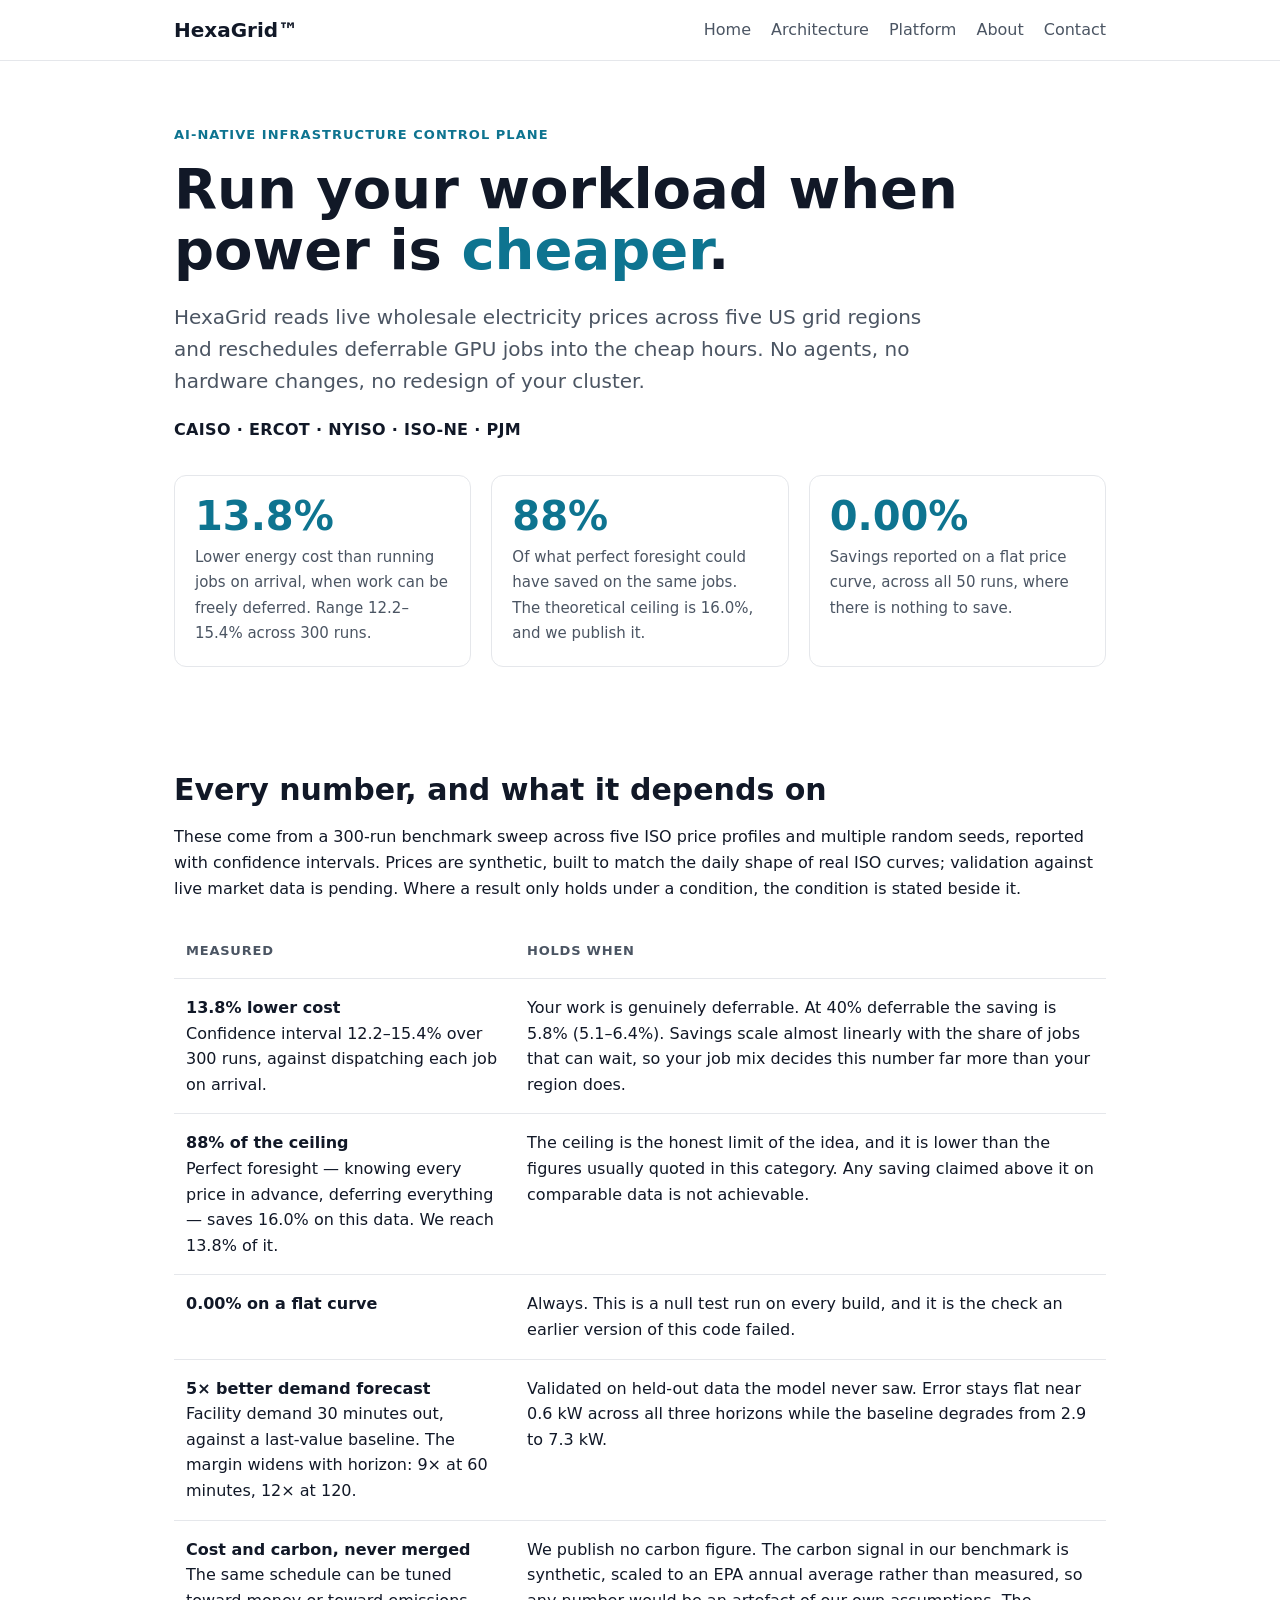
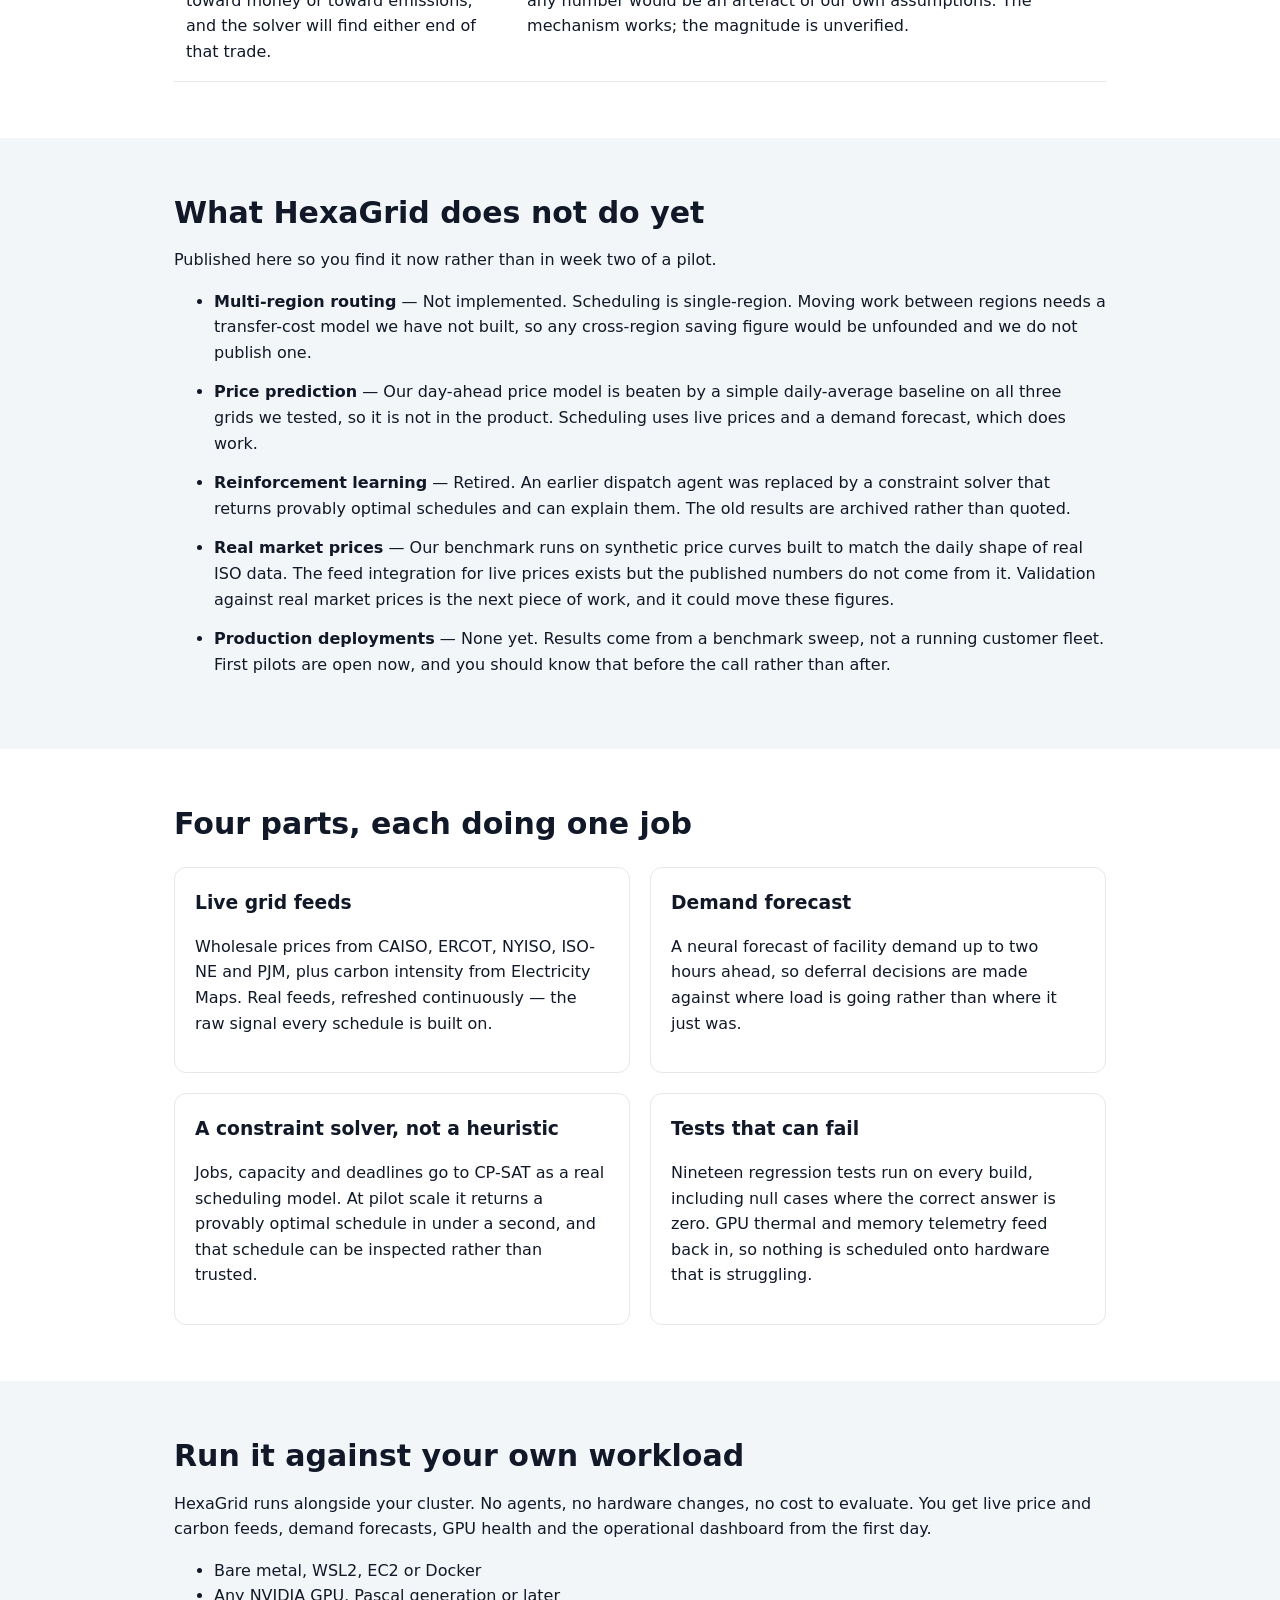
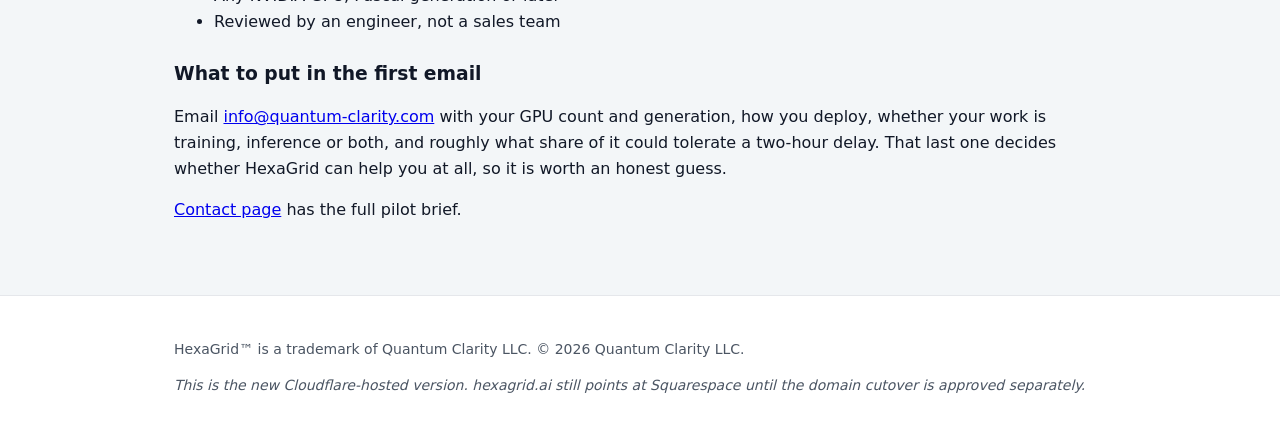
<file: index.html>
<!DOCTYPE html>
<html lang="en">
<head>
<meta charset="utf-8">
<meta name="viewport" content="width=device-width, initial-scale=1">
<title>HexaGrid — AI-Native Infrastructure Control Plane</title>
<meta name="description" content="Constraint-solver scheduling for GPU fleets. Run your workload when power is cheaper. No agents, no hardware changes, no redesign of your cluster.">
<link rel="stylesheet" href="styles.css">
</head>
<body>
<header class="site-header">
  <div class="wrap">
    <a class="brand" href="index.html">HexaGrid™</a>
    <nav>
      <a href="index.html">Home</a>
      <a href="architecture.html">Architecture</a>
      <a href="platform.html">Platform</a>
      <a href="about.html">About</a>
      <a href="contact.html">Contact</a>
    </nav>
  </div>
</header>

<main>
  <section class="hero">
    <div class="wrap">
      <p class="eyebrow">AI-native infrastructure control plane</p>
      <h1>Run your workload when power is <em>cheaper</em>.</h1>
      <p class="lede">HexaGrid reads live wholesale electricity prices across five US grid regions and reschedules deferrable GPU jobs into the cheap hours. No agents, no hardware changes, no redesign of your cluster.</p>
      <p class="regions">CAISO · ERCOT · NYISO · ISO-NE · PJM</p>
      <div class="stats">
        <div class="stat">
          <strong>13.8%</strong>
          <span>Lower energy cost than running jobs on arrival, when work can be freely deferred. Range 12.2–15.4% across 300 runs.</span>
        </div>
        <div class="stat">
          <strong>88%</strong>
          <span>Of what perfect foresight could have saved on the same jobs. The theoretical ceiling is 16.0%, and we publish it.</span>
        </div>
        <div class="stat">
          <strong>0.00%</strong>
          <span>Savings reported on a flat price curve, across all 50 runs, where there is nothing to save.</span>
        </div>
      </div>
    </div>
  </section>

  <section id="results" class="section">
    <div class="wrap">
      <h2>Every number, and what it depends on</h2>
      <p>These come from a 300-run benchmark sweep across five ISO price profiles and multiple random seeds, reported with confidence intervals. Prices are synthetic, built to match the daily shape of real ISO curves; validation against live market data is pending. Where a result only holds under a condition, the condition is stated beside it.</p>
      <table>
        <thead><tr><th>Measured</th><th>Holds when</th></tr></thead>
        <tbody>
          <tr>
            <td><strong>13.8% lower cost</strong><br>Confidence interval 12.2–15.4% over 300 runs, against dispatching each job on arrival.</td>
            <td>Your work is genuinely deferrable. At 40% deferrable the saving is 5.8% (5.1–6.4%). Savings scale almost linearly with the share of jobs that can wait, so your job mix decides this number far more than your region does.</td>
          </tr>
          <tr>
            <td><strong>88% of the ceiling</strong><br>Perfect foresight — knowing every price in advance, deferring everything — saves 16.0% on this data. We reach 13.8% of it.</td>
            <td>The ceiling is the honest limit of the idea, and it is lower than the figures usually quoted in this category. Any saving claimed above it on comparable data is not achievable.</td>
          </tr>
          <tr>
            <td><strong>0.00% on a flat curve</strong></td>
            <td>Always. This is a null test run on every build, and it is the check an earlier version of this code failed.</td>
          </tr>
          <tr>
            <td><strong>5× better demand forecast</strong><br>Facility demand 30 minutes out, against a last-value baseline. The margin widens with horizon: 9× at 60 minutes, 12× at 120.</td>
            <td>Validated on held-out data the model never saw. Error stays flat near 0.6 kW across all three horizons while the baseline degrades from 2.9 to 7.3 kW.</td>
          </tr>
          <tr>
            <td><strong>Cost and carbon, never merged</strong><br>The same schedule can be tuned toward money or toward emissions, and the solver will find either end of that trade.</td>
            <td>We publish no carbon figure. The carbon signal in our benchmark is synthetic, scaled to an EPA annual average rather than measured, so any number would be an artefact of our own assumptions. The mechanism works; the magnitude is unverified.</td>
          </tr>
        </tbody>
      </table>
    </div>
  </section>

  <section id="limits" class="section alt">
    <div class="wrap">
      <h2>What HexaGrid does not do yet</h2>
      <p>Published here so you find it now rather than in week two of a pilot.</p>
      <ul class="limits">
        <li><strong>Multi-region routing</strong> — Not implemented. Scheduling is single-region. Moving work between regions needs a transfer-cost model we have not built, so any cross-region saving figure would be unfounded and we do not publish one.</li>
        <li><strong>Price prediction</strong> — Our day-ahead price model is beaten by a simple daily-average baseline on all three grids we tested, so it is not in the product. Scheduling uses live prices and a demand forecast, which does work.</li>
        <li><strong>Reinforcement learning</strong> — Retired. An earlier dispatch agent was replaced by a constraint solver that returns provably optimal schedules and can explain them. The old results are archived rather than quoted.</li>
        <li><strong>Real market prices</strong> — Our benchmark runs on synthetic price curves built to match the daily shape of real ISO data. The feed integration for live prices exists but the published numbers do not come from it. Validation against real market prices is the next piece of work, and it could move these figures.</li>
        <li><strong>Production deployments</strong> — None yet. Results come from a benchmark sweep, not a running customer fleet. First pilots are open now, and you should know that before the call rather than after.</li>
      </ul>
    </div>
  </section>

  <section id="method" class="section">
    <div class="wrap">
      <h2>Four parts, each doing one job</h2>
      <div class="cards">
        <article class="card">
          <h3>Live grid feeds</h3>
          <p>Wholesale prices from CAISO, ERCOT, NYISO, ISO-NE and PJM, plus carbon intensity from Electricity Maps. Real feeds, refreshed continuously — the raw signal every schedule is built on.</p>
        </article>
        <article class="card">
          <h3>Demand forecast</h3>
          <p>A neural forecast of facility demand up to two hours ahead, so deferral decisions are made against where load is going rather than where it just was.</p>
        </article>
        <article class="card">
          <h3>A constraint solver, not a heuristic</h3>
          <p>Jobs, capacity and deadlines go to CP-SAT as a real scheduling model. At pilot scale it returns a provably optimal schedule in under a second, and that schedule can be inspected rather than trusted.</p>
        </article>
        <article class="card">
          <h3>Tests that can fail</h3>
          <p>Nineteen regression tests run on every build, including null cases where the correct answer is zero. GPU thermal and memory telemetry feed back in, so nothing is scheduled onto hardware that is struggling.</p>
        </article>
      </div>
    </div>
  </section>

  <section id="pilot" class="section alt">
    <div class="wrap">
      <h2>Run it against your own workload</h2>
      <p>HexaGrid runs alongside your cluster. No agents, no hardware changes, no cost to evaluate. You get live price and carbon feeds, demand forecasts, GPU health and the operational dashboard from the first day.</p>
      <ul>
        <li>Bare metal, WSL2, EC2 or Docker</li>
        <li>Any NVIDIA GPU, Pascal generation or later</li>
        <li>Reviewed by an engineer, not a sales team</li>
      </ul>
      <h3>What to put in the first email</h3>
      <p>Email <a href="mailto:info@quantum-clarity.com">info@quantum-clarity.com</a> with your GPU count and generation, how you deploy, whether your work is training, inference or both, and roughly what share of it could tolerate a two-hour delay. That last one decides whether HexaGrid can help you at all, so it is worth an honest guess.</p>
      <p><a href="contact.html">Contact page</a> has the full pilot brief.</p>
    </div>
  </section>
</main>

<footer class="site-footer">
  <div class="wrap">
    <p>HexaGrid™ is a trademark of Quantum Clarity LLC. © 2026 Quantum Clarity LLC.</p>
    <p class="note">This is the new Cloudflare-hosted version. hexagrid.ai still points at Squarespace until the domain cutover is approved separately.</p>
  </div>
</footer>
</body>
</html>
</file>
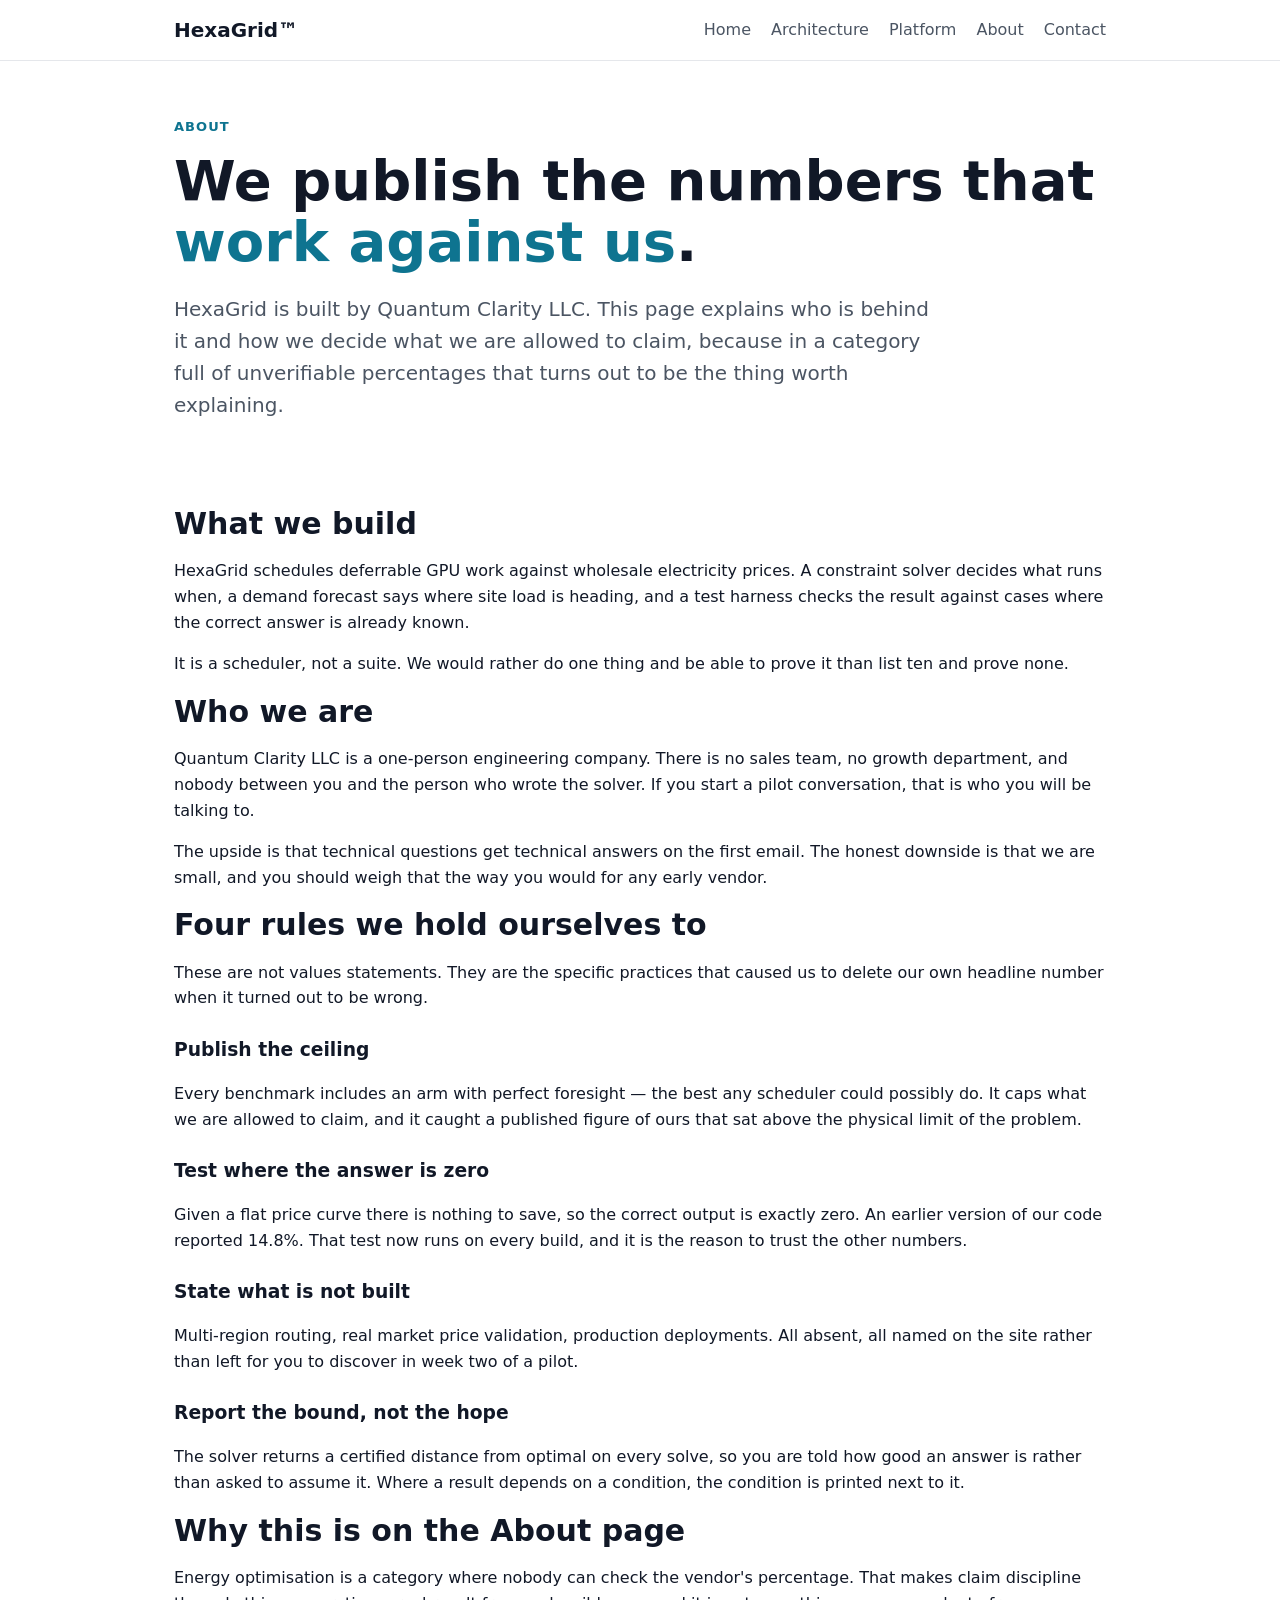
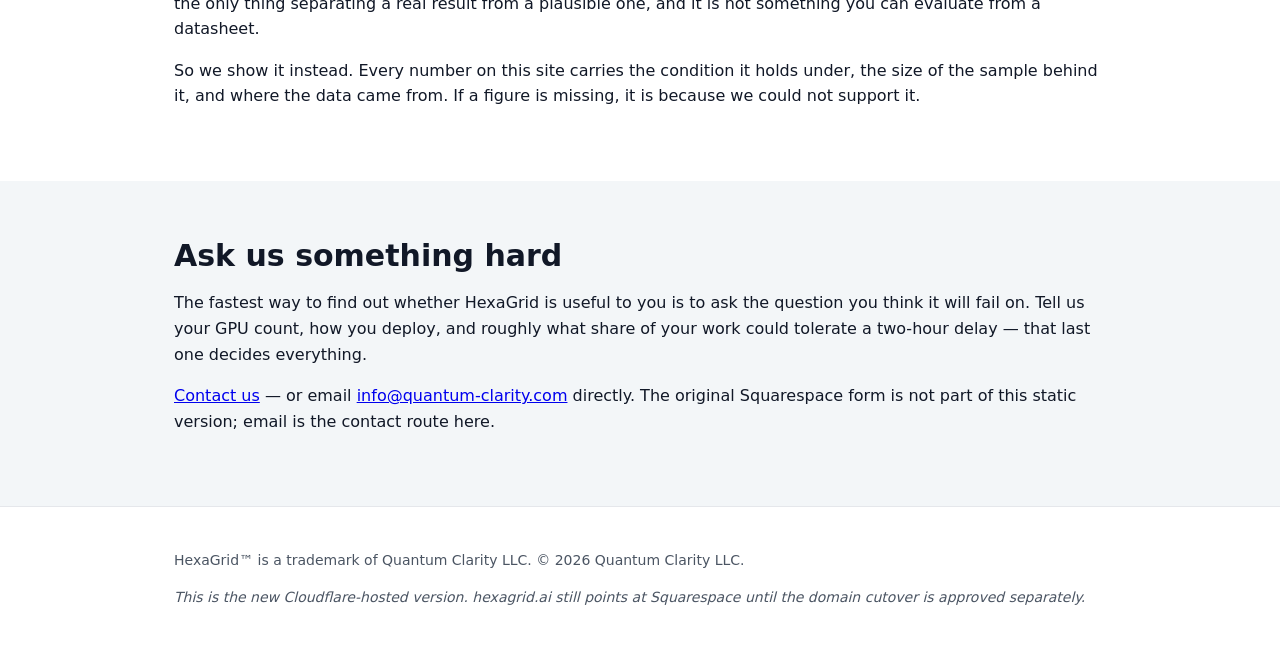
<file: about.html>
<!DOCTYPE html>
<html lang="en">
<head>
<meta charset="utf-8">
<meta name="viewport" content="width=device-width, initial-scale=1">
<title>About — HexaGrid</title>
<meta name="description" content="HexaGrid is built by Quantum Clarity LLC. How we decide what we are allowed to claim, and the four rules we hold ourselves to.">
<link rel="stylesheet" href="styles.css">
</head>
<body>
<header class="site-header">
  <div class="wrap">
    <a class="brand" href="index.html">HexaGrid™</a>
    <nav>
      <a href="index.html">Home</a>
      <a href="architecture.html">Architecture</a>
      <a href="platform.html">Platform</a>
      <a href="about.html">About</a>
      <a href="contact.html">Contact</a>
    </nav>
  </div>
</header>

<main>
  <section class="page-hero">
    <div class="wrap">
      <p class="eyebrow">About</p>
      <h1>We publish the numbers that <em>work against us</em>.</h1>
      <p class="lede">HexaGrid is built by Quantum Clarity LLC. This page explains who is behind it and how we decide what we are allowed to claim, because in a category full of unverifiable percentages that turns out to be the thing worth explaining.</p>
    </div>
  </section>

  <section class="section">
    <div class="wrap">
      <h2>What we build</h2>
      <p>HexaGrid schedules deferrable GPU work against wholesale electricity prices. A constraint solver decides what runs when, a demand forecast says where site load is heading, and a test harness checks the result against cases where the correct answer is already known.</p>
      <p>It is a scheduler, not a suite. We would rather do one thing and be able to prove it than list ten and prove none.</p>

      <h2>Who we are</h2>
      <p>Quantum Clarity LLC is a one-person engineering company. There is no sales team, no growth department, and nobody between you and the person who wrote the solver. If you start a pilot conversation, that is who you will be talking to.</p>
      <p>The upside is that technical questions get technical answers on the first email. The honest downside is that we are small, and you should weigh that the way you would for any early vendor.</p>

      <h2>Four rules we hold ourselves to</h2>
      <p>These are not values statements. They are the specific practices that caused us to delete our own headline number when it turned out to be wrong.</p>
      <h3>Publish the ceiling</h3>
      <p>Every benchmark includes an arm with perfect foresight — the best any scheduler could possibly do. It caps what we are allowed to claim, and it caught a published figure of ours that sat above the physical limit of the problem.</p>
      <h3>Test where the answer is zero</h3>
      <p>Given a flat price curve there is nothing to save, so the correct output is exactly zero. An earlier version of our code reported 14.8%. That test now runs on every build, and it is the reason to trust the other numbers.</p>
      <h3>State what is not built</h3>
      <p>Multi-region routing, real market price validation, production deployments. All absent, all named on the site rather than left for you to discover in week two of a pilot.</p>
      <h3>Report the bound, not the hope</h3>
      <p>The solver returns a certified distance from optimal on every solve, so you are told how good an answer is rather than asked to assume it. Where a result depends on a condition, the condition is printed next to it.</p>

      <h2>Why this is on the About page</h2>
      <p>Energy optimisation is a category where nobody can check the vendor's percentage. That makes claim discipline the only thing separating a real result from a plausible one, and it is not something you can evaluate from a datasheet.</p>
      <p>So we show it instead. Every number on this site carries the condition it holds under, the size of the sample behind it, and where the data came from. If a figure is missing, it is because we could not support it.</p>
    </div>
  </section>

  <section class="section alt">
    <div class="wrap">
      <h2>Ask us something hard</h2>
      <p>The fastest way to find out whether HexaGrid is useful to you is to ask the question you think it will fail on. Tell us your GPU count, how you deploy, and roughly what share of your work could tolerate a two-hour delay — that last one decides everything.</p>
      <p><a href="contact.html">Contact us</a> — or email <a href="mailto:info@quantum-clarity.com">info@quantum-clarity.com</a> directly. The original Squarespace form is not part of this static version; email is the contact route here.</p>
    </div>
  </section>
</main>

<footer class="site-footer">
  <div class="wrap">
    <p>HexaGrid™ is a trademark of Quantum Clarity LLC. © 2026 Quantum Clarity LLC.</p>
    <p class="note">This is the new Cloudflare-hosted version. hexagrid.ai still points at Squarespace until the domain cutover is approved separately.</p>
  </div>
</footer>
</body>
</html>
</file>
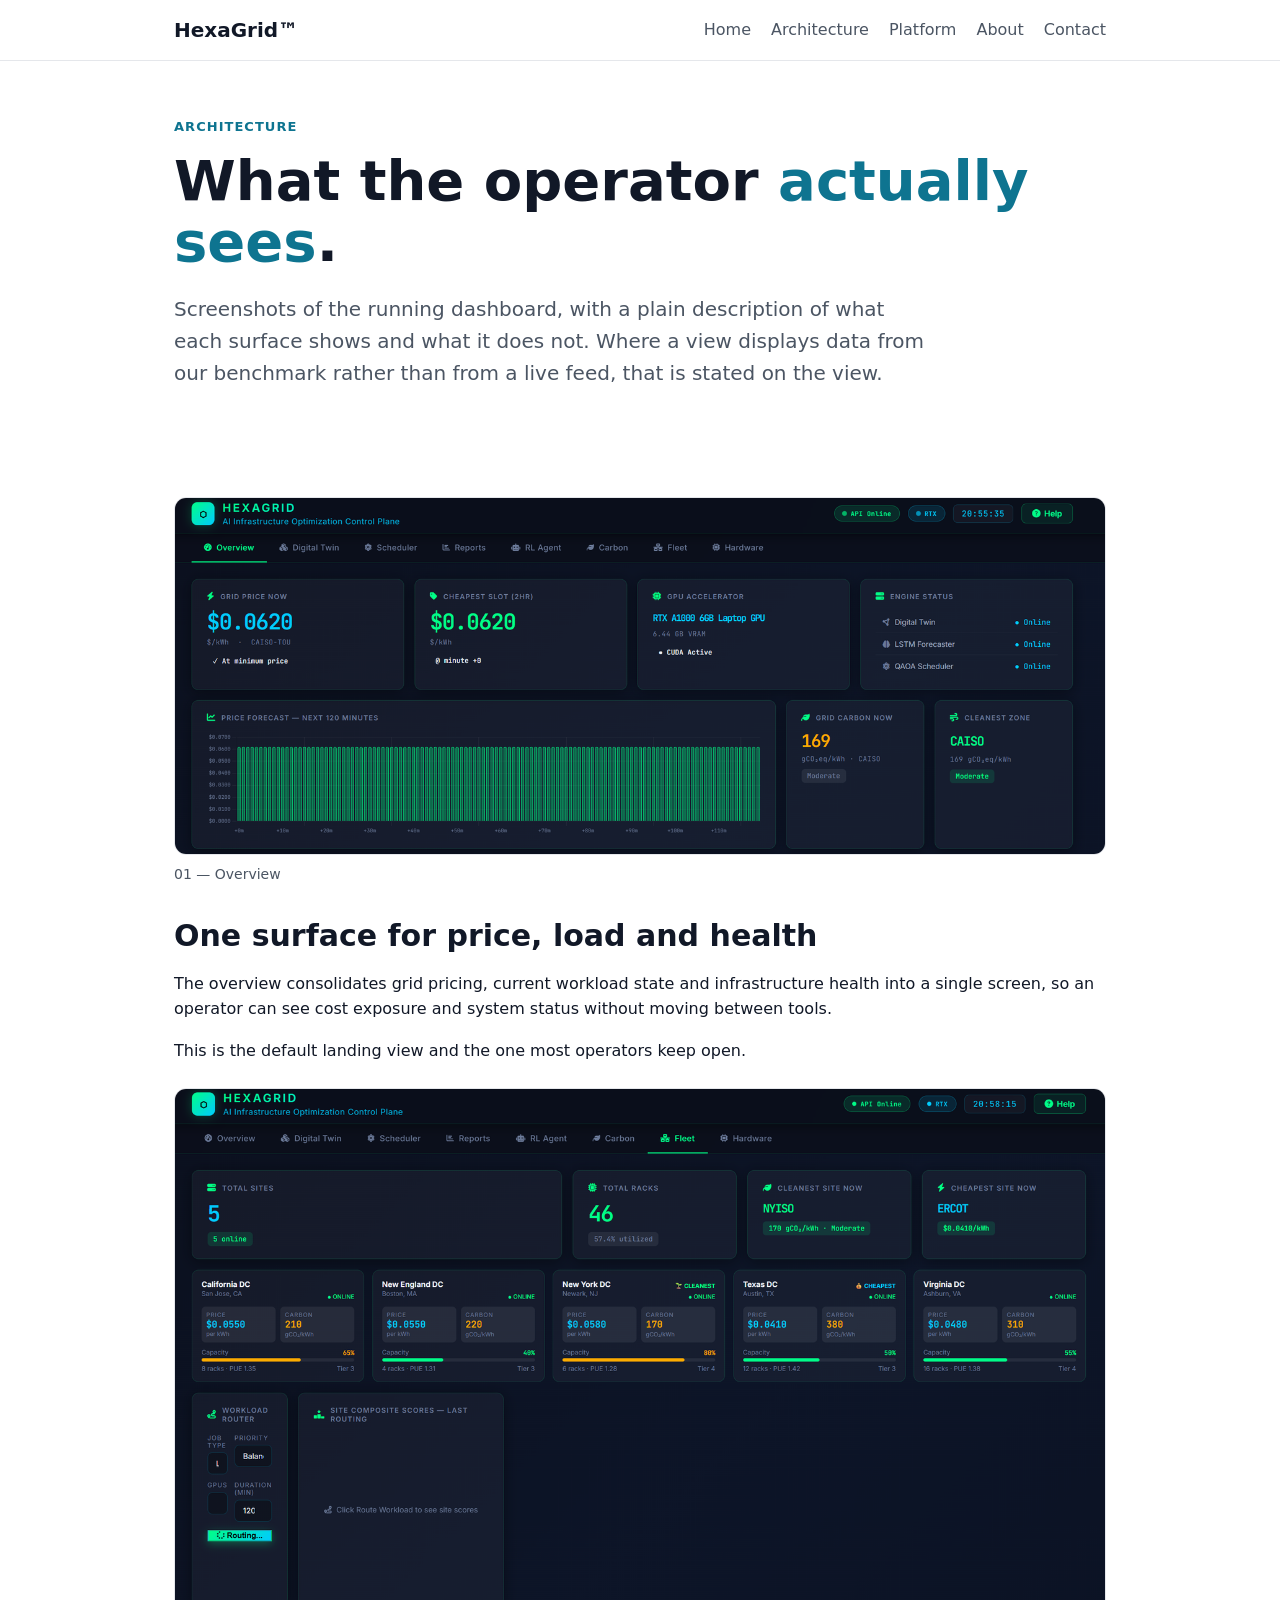
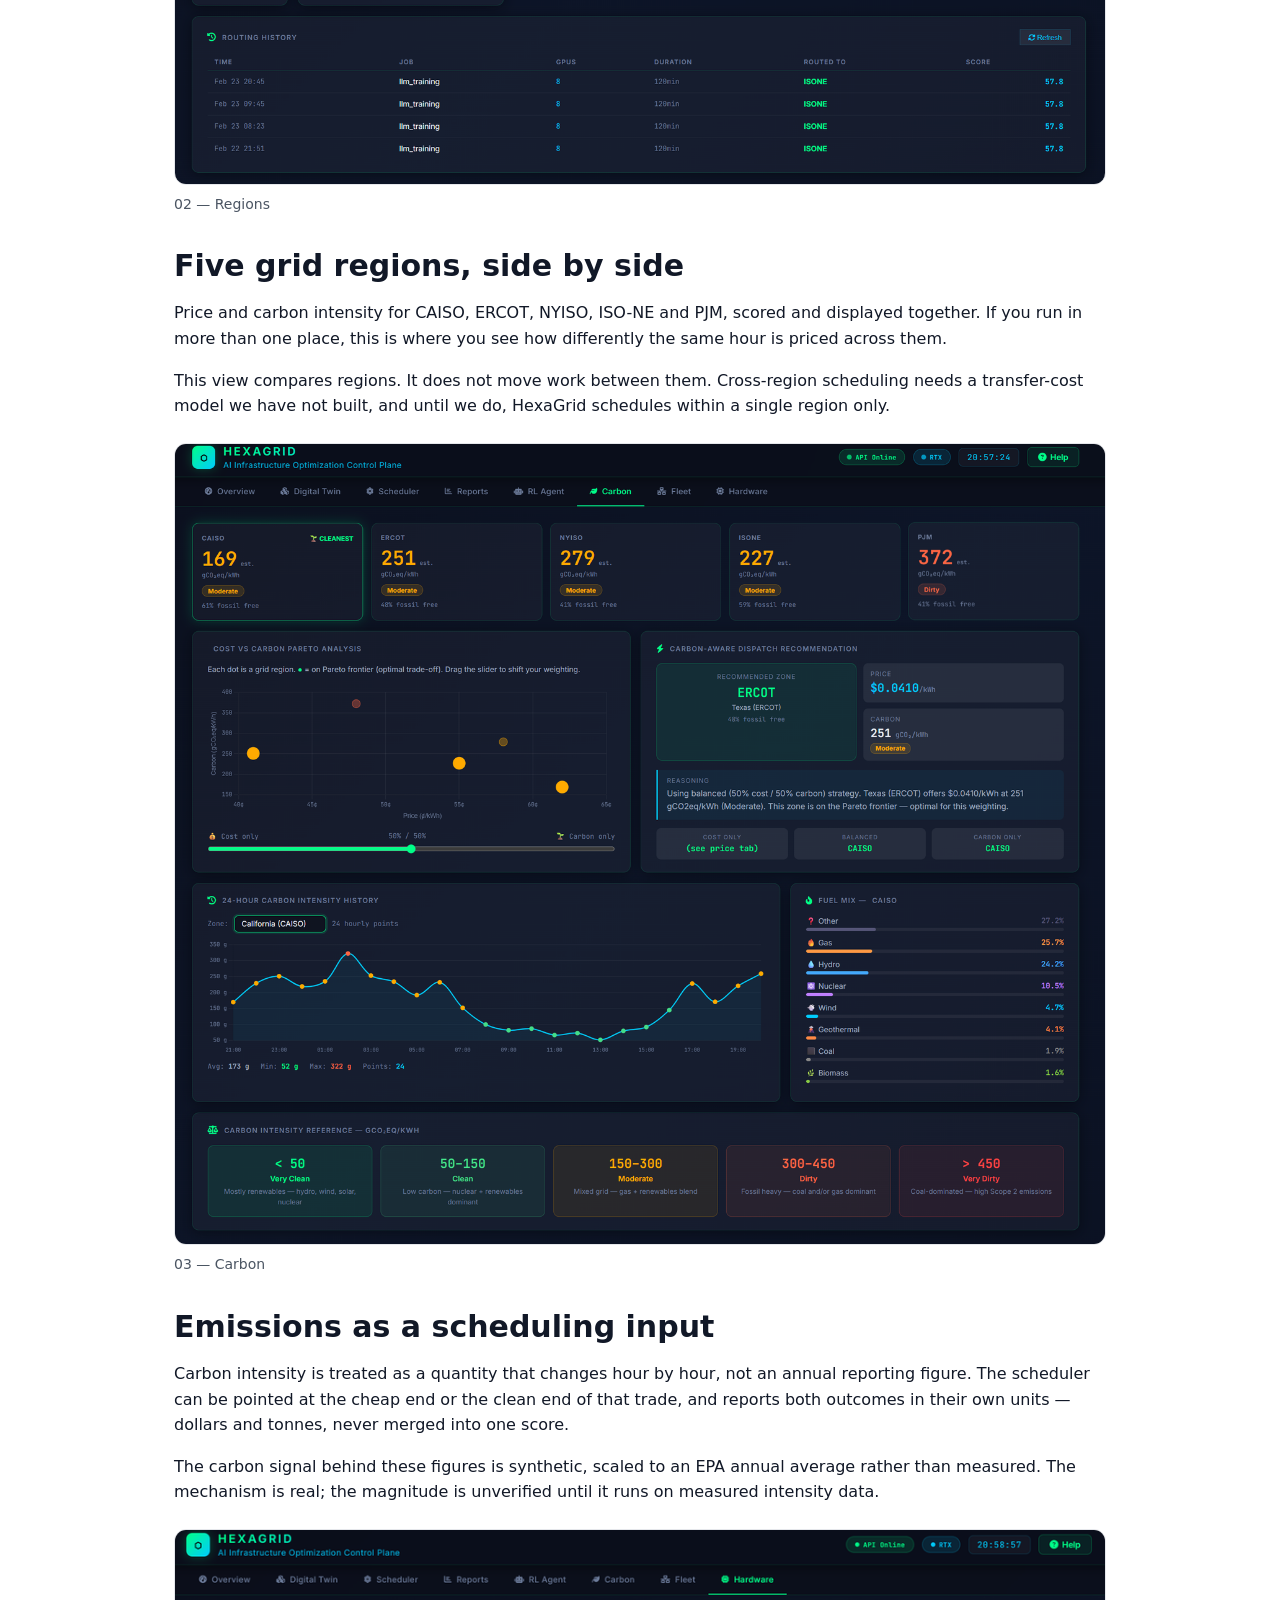
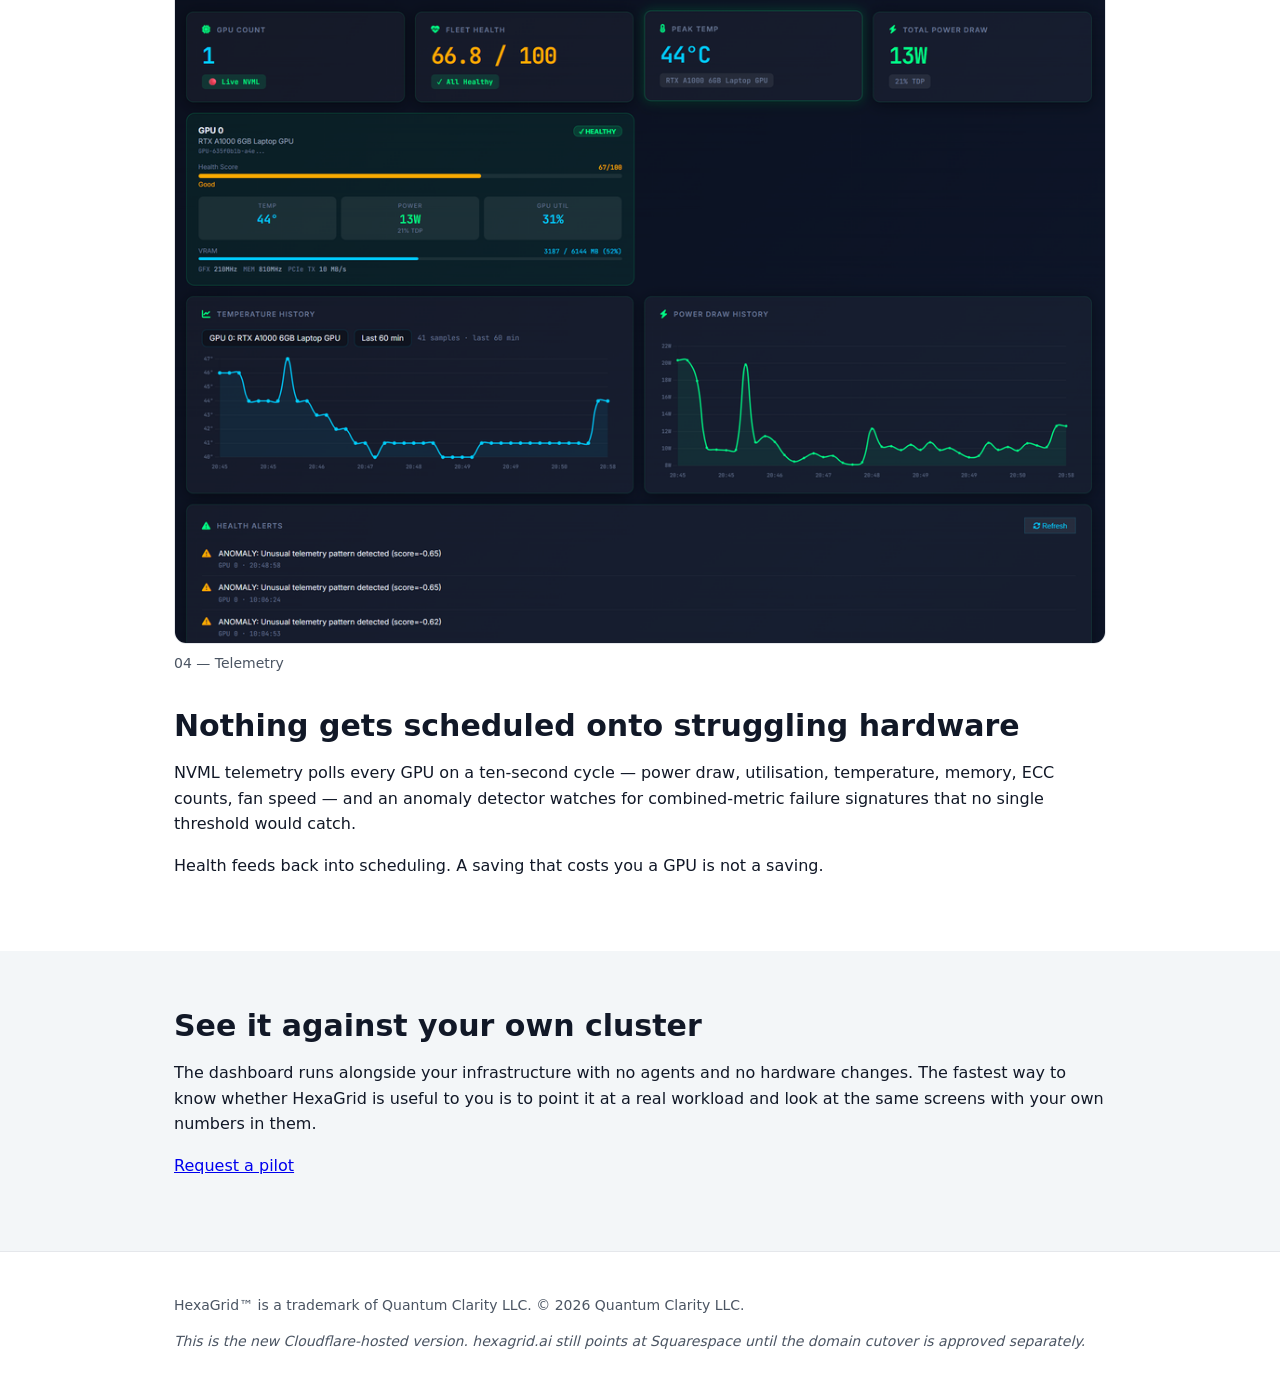
<file: architecture.html>
<!DOCTYPE html>
<html lang="en">
<head>
<meta charset="utf-8">
<meta name="viewport" content="width=device-width, initial-scale=1">
<title>Architecture — HexaGrid</title>
<meta name="description" content="What the operator actually sees: screenshots of the running HexaGrid dashboard, with a plain description of what each surface shows and what it does not.">
<link rel="stylesheet" href="styles.css">
</head>
<body>
<header class="site-header">
  <div class="wrap">
    <a class="brand" href="index.html">HexaGrid™</a>
    <nav>
      <a href="index.html">Home</a>
      <a href="architecture.html">Architecture</a>
      <a href="platform.html">Platform</a>
      <a href="about.html">About</a>
      <a href="contact.html">Contact</a>
    </nav>
  </div>
</header>

<main>
  <section class="page-hero">
    <div class="wrap">
      <p class="eyebrow">Architecture</p>
      <h1>What the operator <em>actually sees</em>.</h1>
      <p class="lede">Screenshots of the running dashboard, with a plain description of what each surface shows and what it does not. Where a view displays data from our benchmark rather than from a live feed, that is stated on the view.</p>
    </div>
  </section>

  <section class="section">
    <div class="wrap">
      <figure class="shot">
        <img src="images/hg1.webp" alt="HexaGrid overview dashboard showing grid prices, workload state and infrastructure health">
        <figcaption>01 — Overview</figcaption>
      </figure>
      <h2>One surface for price, load and health</h2>
      <p>The overview consolidates grid pricing, current workload state and infrastructure health into a single screen, so an operator can see cost exposure and system status without moving between tools.</p>
      <p>This is the default landing view and the one most operators keep open.</p>

      <figure class="shot">
        <img src="images/hg4.webp" alt="HexaGrid regional view comparing price and carbon intensity across five US grid regions">
        <figcaption>02 — Regions</figcaption>
      </figure>
      <h2>Five grid regions, side by side</h2>
      <p>Price and carbon intensity for CAISO, ERCOT, NYISO, ISO-NE and PJM, scored and displayed together. If you run in more than one place, this is where you see how differently the same hour is priced across them.</p>
      <p>This view compares regions. It does not move work between them. Cross-region scheduling needs a transfer-cost model we have not built, and until we do, HexaGrid schedules within a single region only.</p>

      <figure class="shot">
        <img src="images/hg3.webp" alt="HexaGrid carbon view showing emissions intensity as a time-varying input to scheduling">
        <figcaption>03 — Carbon</figcaption>
      </figure>
      <h2>Emissions as a scheduling input</h2>
      <p>Carbon intensity is treated as a quantity that changes hour by hour, not an annual reporting figure. The scheduler can be pointed at the cheap end or the clean end of that trade, and reports both outcomes in their own units — dollars and tonnes, never merged into one score.</p>
      <p>The carbon signal behind these figures is synthetic, scaled to an EPA annual average rather than measured. The mechanism is real; the magnitude is unverified until it runs on measured intensity data.</p>

      <figure class="shot">
        <img src="images/hg5.webp" alt="HexaGrid GPU telemetry view showing power draw, utilisation, thermals and health score">
        <figcaption>04 — Telemetry</figcaption>
      </figure>
      <h2>Nothing gets scheduled onto struggling hardware</h2>
      <p>NVML telemetry polls every GPU on a ten-second cycle — power draw, utilisation, temperature, memory, ECC counts, fan speed — and an anomaly detector watches for combined-metric failure signatures that no single threshold would catch.</p>
      <p>Health feeds back into scheduling. A saving that costs you a GPU is not a saving.</p>
    </div>
  </section>

  <section class="section alt">
    <div class="wrap">
      <h2>See it against your own cluster</h2>
      <p>The dashboard runs alongside your infrastructure with no agents and no hardware changes. The fastest way to know whether HexaGrid is useful to you is to point it at a real workload and look at the same screens with your own numbers in them.</p>
      <p><a href="contact.html">Request a pilot</a></p>
    </div>
  </section>
</main>

<footer class="site-footer">
  <div class="wrap">
    <p>HexaGrid™ is a trademark of Quantum Clarity LLC. © 2026 Quantum Clarity LLC.</p>
    <p class="note">This is the new Cloudflare-hosted version. hexagrid.ai still points at Squarespace until the domain cutover is approved separately.</p>
  </div>
</footer>
</body>
</html>
</file>
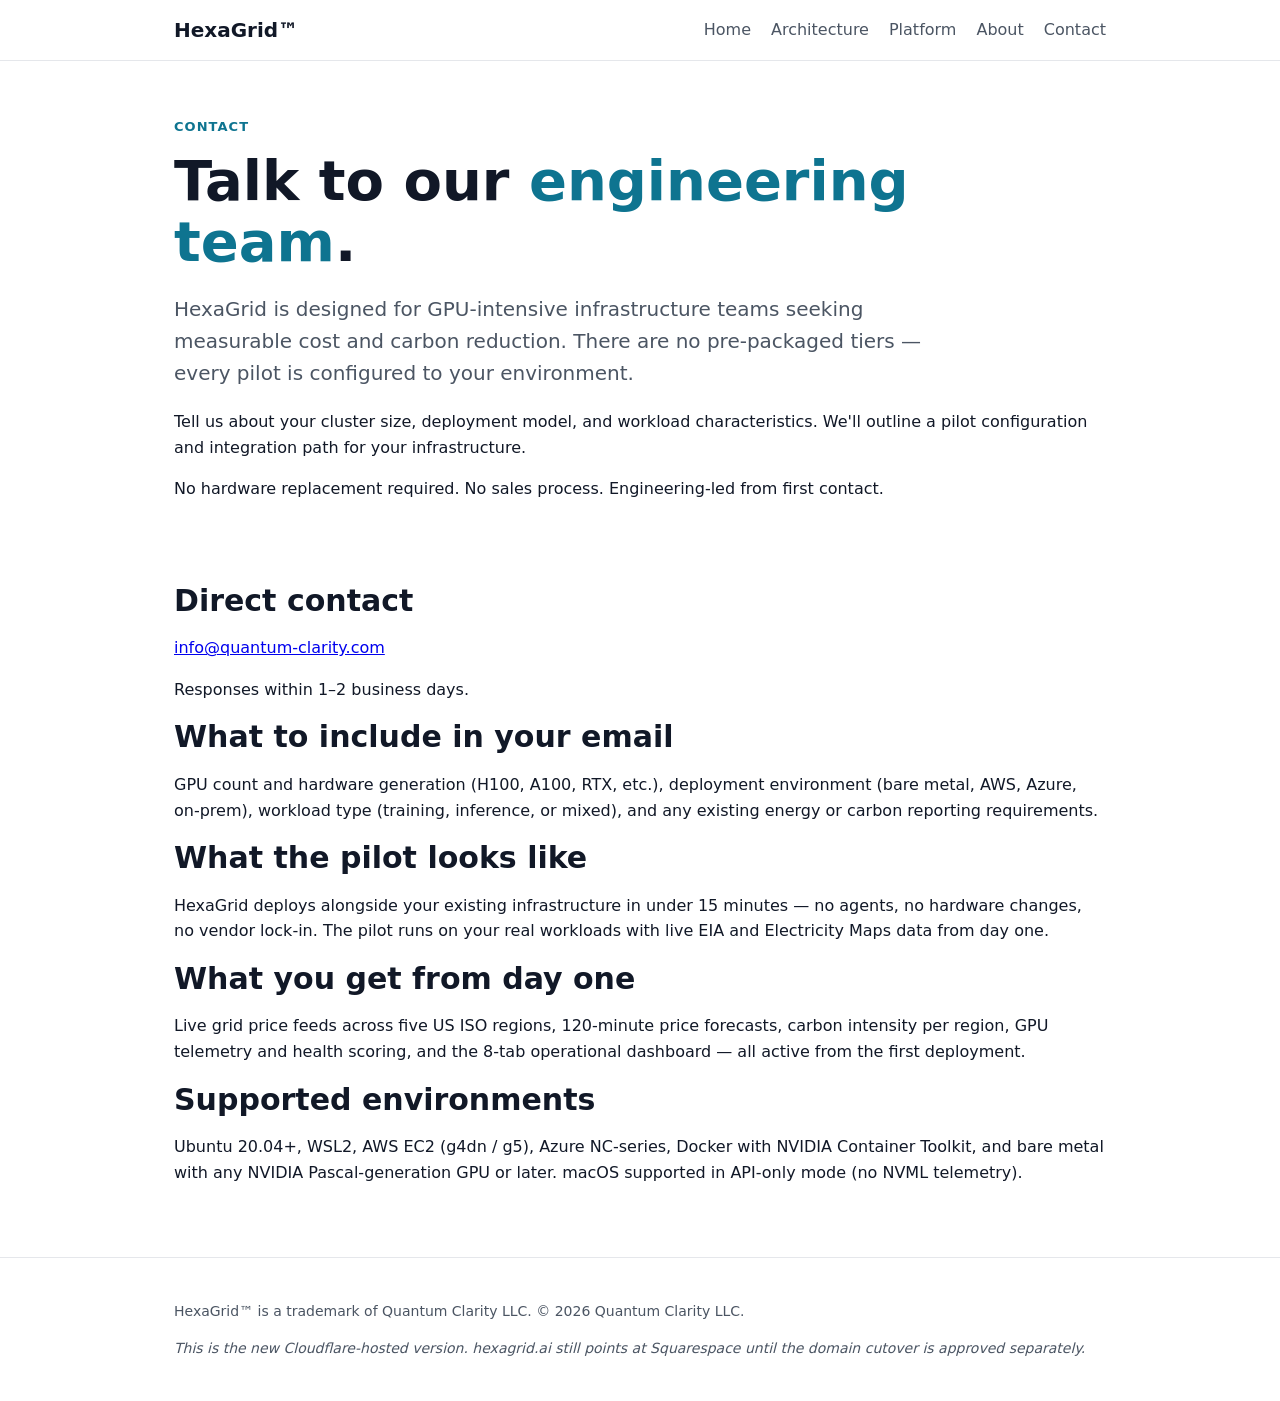
<file: contact.html>
<!DOCTYPE html>
<html lang="en">
<head>
<meta charset="utf-8">
<meta name="viewport" content="width=device-width, initial-scale=1">
<title>Contact — HexaGrid</title>
<meta name="description" content="Talk to our engineering team. Every pilot is configured to your environment. Direct contact: info@quantum-clarity.com.">
<link rel="stylesheet" href="styles.css">
</head>
<body>
<header class="site-header">
  <div class="wrap">
    <a class="brand" href="index.html">HexaGrid™</a>
    <nav>
      <a href="index.html">Home</a>
      <a href="architecture.html">Architecture</a>
      <a href="platform.html">Platform</a>
      <a href="about.html">About</a>
      <a href="contact.html">Contact</a>
    </nav>
  </div>
</header>

<main>
  <section class="page-hero">
    <div class="wrap">
      <p class="eyebrow">Contact</p>
      <h1>Talk to our <em>engineering team</em>.</h1>
      <p class="lede">HexaGrid is designed for GPU-intensive infrastructure teams seeking measurable cost and carbon reduction. There are no pre-packaged tiers — every pilot is configured to your environment.</p>
      <p>Tell us about your cluster size, deployment model, and workload characteristics. We'll outline a pilot configuration and integration path for your infrastructure.</p>
      <p>No hardware replacement required. No sales process. Engineering-led from first contact.</p>
    </div>
  </section>

  <section class="section">
    <div class="wrap">
      <h2>Direct contact</h2>
      <p><a href="mailto:info@quantum-clarity.com">info@quantum-clarity.com</a></p>
      <p>Responses within 1–2 business days.</p>

      <h2>What to include in your email</h2>
      <p>GPU count and hardware generation (H100, A100, RTX, etc.), deployment environment (bare metal, AWS, Azure, on-prem), workload type (training, inference, or mixed), and any existing energy or carbon reporting requirements.</p>

      <h2>What the pilot looks like</h2>
      <p>HexaGrid deploys alongside your existing infrastructure in under 15 minutes — no agents, no hardware changes, no vendor lock-in. The pilot runs on your real workloads with live EIA and Electricity Maps data from day one.</p>

      <h2>What you get from day one</h2>
      <p>Live grid price feeds across five US ISO regions, 120-minute price forecasts, carbon intensity per region, GPU telemetry and health scoring, and the 8-tab operational dashboard — all active from the first deployment.</p>

      <h2>Supported environments</h2>
      <p>Ubuntu 20.04+, WSL2, AWS EC2 (g4dn / g5), Azure NC-series, Docker with NVIDIA Container Toolkit, and bare metal with any NVIDIA Pascal-generation GPU or later. macOS supported in API-only mode (no NVML telemetry).</p>
    </div>
  </section>
</main>

<footer class="site-footer">
  <div class="wrap">
    <p>HexaGrid™ is a trademark of Quantum Clarity LLC. © 2026 Quantum Clarity LLC.</p>
    <p class="note">This is the new Cloudflare-hosted version. hexagrid.ai still points at Squarespace until the domain cutover is approved separately.</p>
  </div>
</footer>
</body>
</html>
</file>
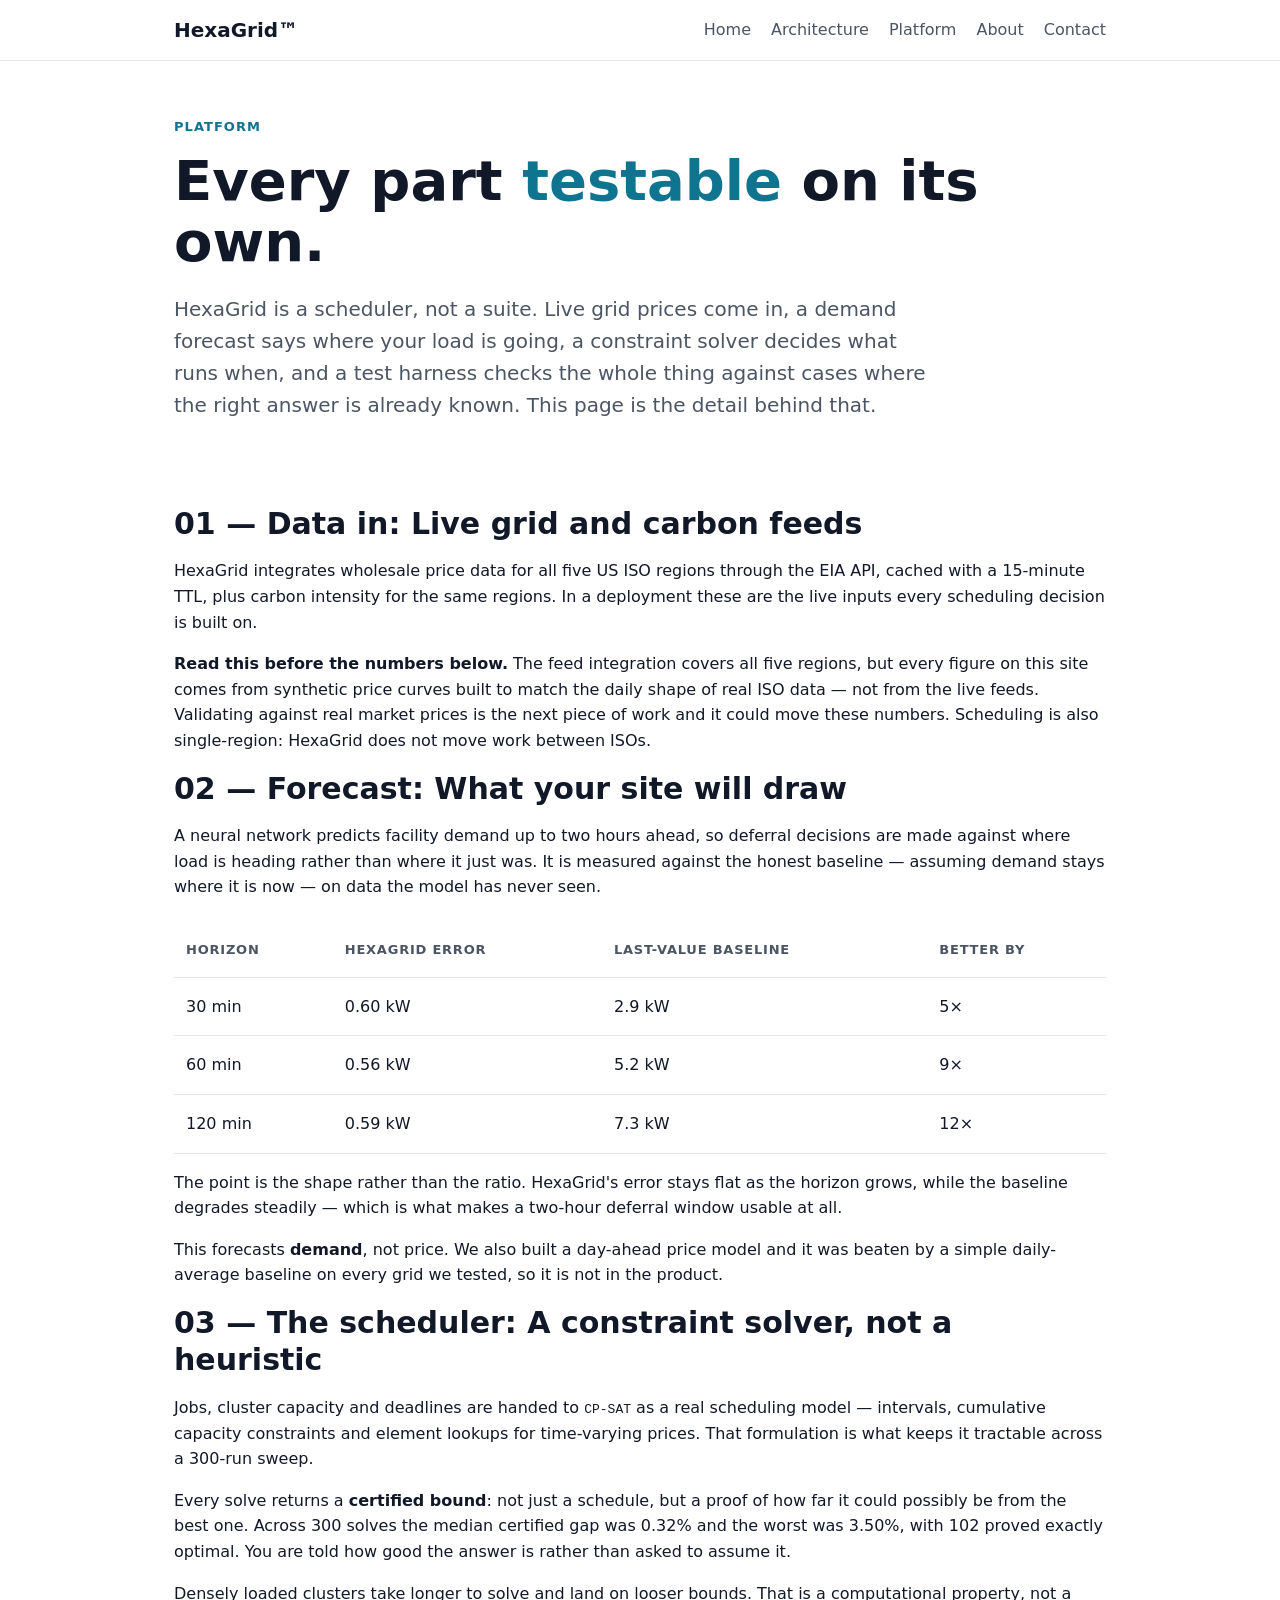
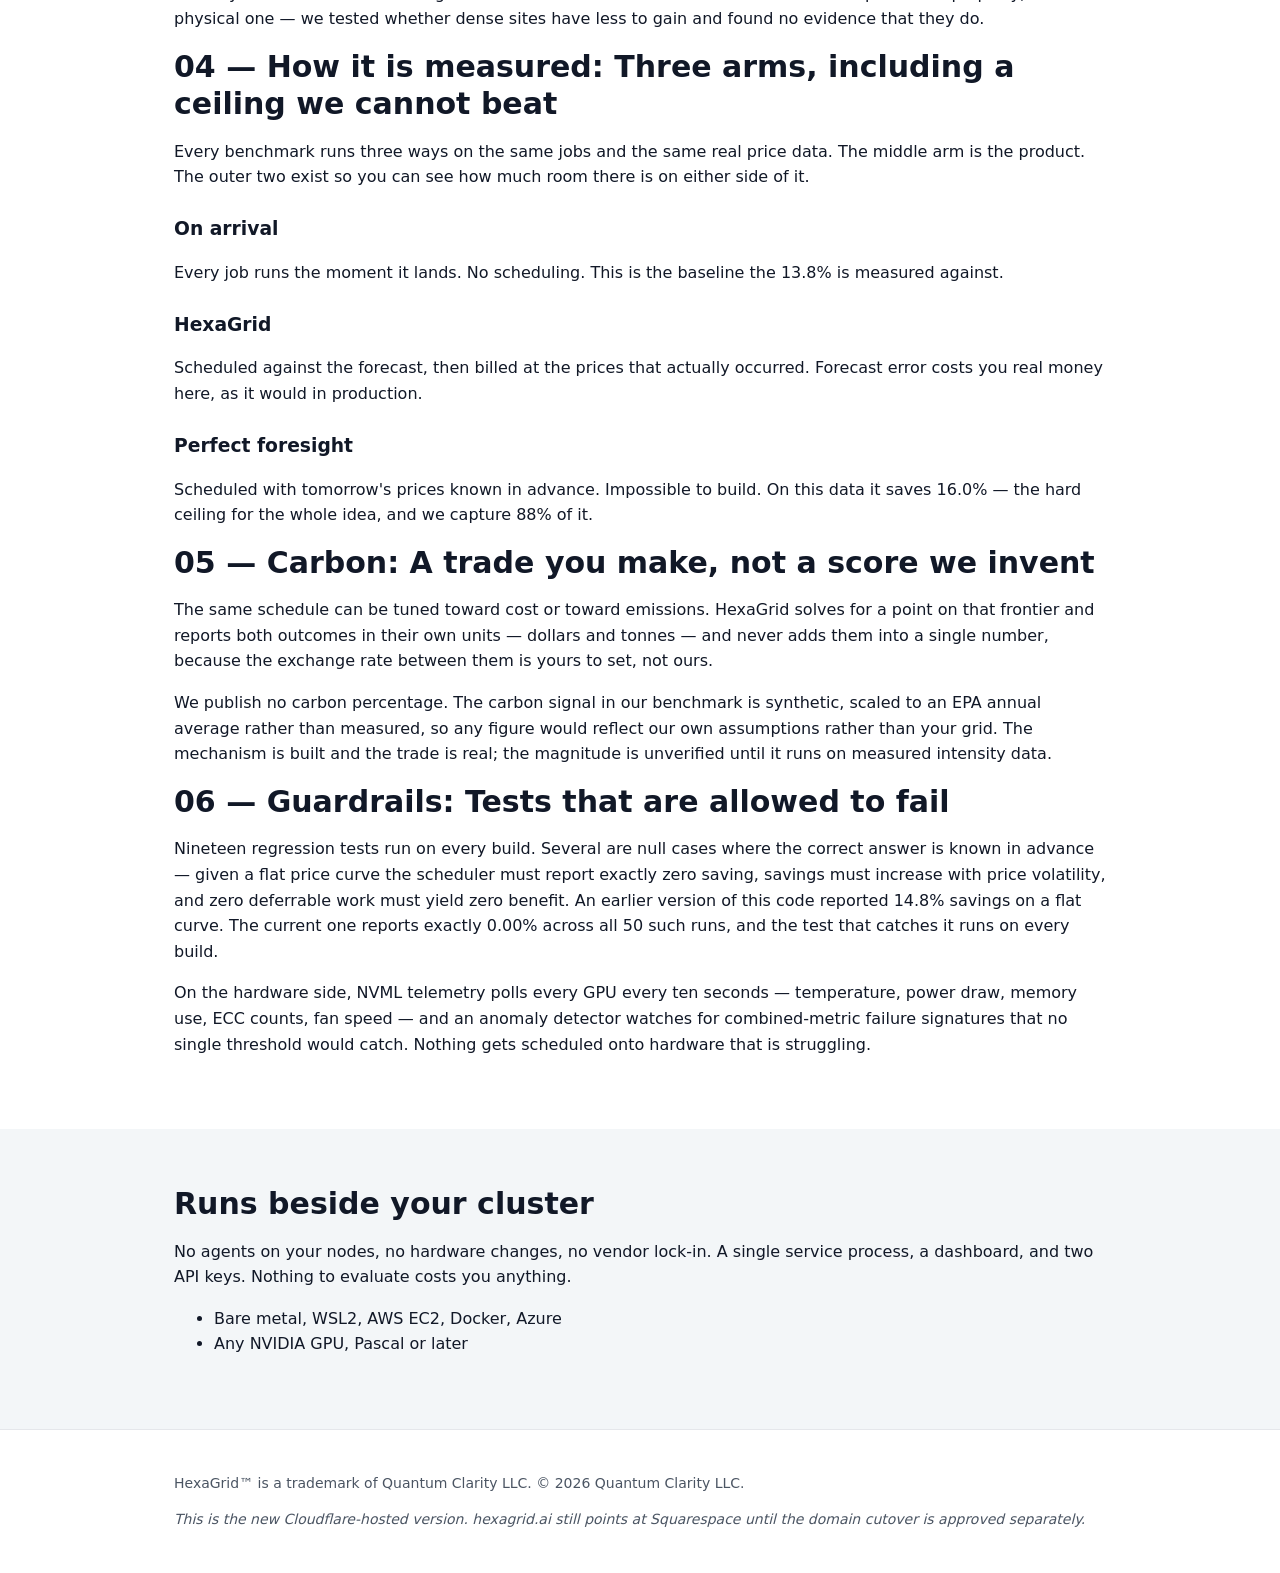
<file: platform.html>
<!DOCTYPE html>
<html lang="en">
<head>
<meta charset="utf-8">
<meta name="viewport" content="width=device-width, initial-scale=1">
<title>Platform — HexaGrid</title>
<meta name="description" content="Every part testable on its own: live grid and carbon feeds, demand forecast, constraint solver, measurement, carbon trade, and guardrails.">
<link rel="stylesheet" href="styles.css">
</head>
<body>
<header class="site-header">
  <div class="wrap">
    <a class="brand" href="index.html">HexaGrid™</a>
    <nav>
      <a href="index.html">Home</a>
      <a href="architecture.html">Architecture</a>
      <a href="platform.html">Platform</a>
      <a href="about.html">About</a>
      <a href="contact.html">Contact</a>
    </nav>
  </div>
</header>

<main>
  <section class="page-hero">
    <div class="wrap">
      <p class="eyebrow">Platform</p>
      <h1>Every part <em>testable</em> on its own.</h1>
      <p class="lede">HexaGrid is a scheduler, not a suite. Live grid prices come in, a demand forecast says where your load is going, a constraint solver decides what runs when, and a test harness checks the whole thing against cases where the right answer is already known. This page is the detail behind that.</p>
    </div>
  </section>

  <section class="section">
    <div class="wrap">
      <h2>01 — Data in: Live grid and carbon feeds</h2>
      <p>HexaGrid integrates wholesale price data for all five US ISO regions through the EIA API, cached with a 15-minute TTL, plus carbon intensity for the same regions. In a deployment these are the live inputs every scheduling decision is built on.</p>
      <p><strong>Read this before the numbers below.</strong> The feed integration covers all five regions, but every figure on this site comes from synthetic price curves built to match the daily shape of real ISO data — not from the live feeds. Validating against real market prices is the next piece of work and it could move these numbers. Scheduling is also single-region: HexaGrid does not move work between ISOs.</p>

      <h2>02 — Forecast: What your site will draw</h2>
      <p>A neural network predicts facility demand up to two hours ahead, so deferral decisions are made against where load is heading rather than where it just was. It is measured against the honest baseline — assuming demand stays where it is now — on data the model has never seen.</p>
      <table>
        <thead><tr><th>Horizon</th><th>HexaGrid error</th><th>Last-value baseline</th><th>Better by</th></tr></thead>
        <tbody>
          <tr><td>30 min</td><td>0.60 kW</td><td>2.9 kW</td><td>5×</td></tr>
          <tr><td>60 min</td><td>0.56 kW</td><td>5.2 kW</td><td>9×</td></tr>
          <tr><td>120 min</td><td>0.59 kW</td><td>7.3 kW</td><td>12×</td></tr>
        </tbody>
      </table>
      <p>The point is the shape rather than the ratio. HexaGrid's error stays flat as the horizon grows, while the baseline degrades steadily — which is what makes a two-hour deferral window usable at all.</p>
      <p>This forecasts <strong>demand</strong>, not price. We also built a day-ahead price model and it was beaten by a simple daily-average baseline on every grid we tested, so it is not in the product.</p>

      <h2>03 — The scheduler: A constraint solver, not a heuristic</h2>
      <p>Jobs, cluster capacity and deadlines are handed to <code>CP-SAT</code> as a real scheduling model — intervals, cumulative capacity constraints and element lookups for time-varying prices. That formulation is what keeps it tractable across a 300-run sweep.</p>
      <p>Every solve returns a <strong>certified bound</strong>: not just a schedule, but a proof of how far it could possibly be from the best one. Across 300 solves the median certified gap was 0.32% and the worst was 3.50%, with 102 proved exactly optimal. You are told how good the answer is rather than asked to assume it.</p>
      <p>Densely loaded clusters take longer to solve and land on looser bounds. That is a computational property, not a physical one — we tested whether dense sites have less to gain and found no evidence that they do.</p>

      <h2>04 — How it is measured: Three arms, including a ceiling we cannot beat</h2>
      <p>Every benchmark runs three ways on the same jobs and the same real price data. The middle arm is the product. The outer two exist so you can see how much room there is on either side of it.</p>
      <h3>On arrival</h3>
      <p>Every job runs the moment it lands. No scheduling. This is the baseline the 13.8% is measured against.</p>
      <h3>HexaGrid</h3>
      <p>Scheduled against the forecast, then billed at the prices that actually occurred. Forecast error costs you real money here, as it would in production.</p>
      <h3>Perfect foresight</h3>
      <p>Scheduled with tomorrow's prices known in advance. Impossible to build. On this data it saves 16.0% — the hard ceiling for the whole idea, and we capture 88% of it.</p>

      <h2>05 — Carbon: A trade you make, not a score we invent</h2>
      <p>The same schedule can be tuned toward cost or toward emissions. HexaGrid solves for a point on that frontier and reports both outcomes in their own units — dollars and tonnes — and never adds them into a single number, because the exchange rate between them is yours to set, not ours.</p>
      <p>We publish no carbon percentage. The carbon signal in our benchmark is synthetic, scaled to an EPA annual average rather than measured, so any figure would reflect our own assumptions rather than your grid. The mechanism is built and the trade is real; the magnitude is unverified until it runs on measured intensity data.</p>

      <h2>06 — Guardrails: Tests that are allowed to fail</h2>
      <p>Nineteen regression tests run on every build. Several are null cases where the correct answer is known in advance — given a flat price curve the scheduler must report exactly zero saving, savings must increase with price volatility, and zero deferrable work must yield zero benefit. An earlier version of this code reported 14.8% savings on a flat curve. The current one reports exactly 0.00% across all 50 such runs, and the test that catches it runs on every build.</p>
      <p>On the hardware side, NVML telemetry polls every GPU every ten seconds — temperature, power draw, memory use, ECC counts, fan speed — and an anomaly detector watches for combined-metric failure signatures that no single threshold would catch. Nothing gets scheduled onto hardware that is struggling.</p>
    </div>
  </section>

  <section class="section alt">
    <div class="wrap">
      <h2>Runs beside your cluster</h2>
      <p>No agents on your nodes, no hardware changes, no vendor lock-in. A single service process, a dashboard, and two API keys. Nothing to evaluate costs you anything.</p>
      <ul>
        <li>Bare metal, WSL2, AWS EC2, Docker, Azure</li>
        <li>Any NVIDIA GPU, Pascal or later</li>
      </ul>
    </div>
  </section>
</main>

<footer class="site-footer">
  <div class="wrap">
    <p>HexaGrid™ is a trademark of Quantum Clarity LLC. © 2026 Quantum Clarity LLC.</p>
    <p class="note">This is the new Cloudflare-hosted version. hexagrid.ai still points at Squarespace until the domain cutover is approved separately.</p>
  </div>
</footer>
</body>
</html>
</file>
<file: styles.css>
:root { --ink: #111827; --muted: #4b5563; --line: #e5e7eb; --bg: #ffffff; --alt: #f3f6f8; --accent: #0e7490; }
* { box-sizing: border-box; }
body { margin: 0; font-family: system-ui, -apple-system, Segoe UI, Roboto, sans-serif; color: var(--ink); background: var(--bg); line-height: 1.6; }
.wrap { max-width: 980px; margin: 0 auto; padding: 0 24px; }
.site-header { border-bottom: 1px solid var(--line); position: sticky; top: 0; background: rgba(255,255,255,.96); }
.site-header .wrap { display: flex; align-items: center; justify-content: space-between; min-height: 60px; gap: 24px; }
.brand { font-weight: 800; font-size: 20px; color: var(--ink); text-decoration: none; }
nav { display: flex; gap: 20px; flex-wrap: wrap; }
nav a { color: var(--muted); text-decoration: none; }
nav a:hover { color: var(--accent); }
.hero { padding: 64px 0 48px; }
.eyebrow { text-transform: uppercase; letter-spacing: .08em; font-size: 13px; color: var(--accent); font-weight: 700; margin: 0 0 12px; }
h1 { font-size: clamp(36px, 6vw, 56px); line-height: 1.1; margin: 0 0 16px; }
h1 em { color: var(--accent); font-style: normal; }
.lede { font-size: 20px; color: var(--muted); max-width: 760px; }
.regions { font-weight: 600; letter-spacing: .02em; }
.stats { display: grid; grid-template-columns: repeat(3, 1fr); gap: 20px; margin-top: 32px; }
.stat { border: 1px solid var(--line); border-radius: 12px; padding: 20px; }
.stat strong { display: block; font-size: 40px; line-height: 1; color: var(--accent); margin-bottom: 8px; }
.stat span { color: var(--muted); font-size: 15px; }
.section { padding: 56px 0; }
.section.alt { background: var(--alt); }
h2 { font-size: 30px; margin: 0 0 16px; line-height: 1.25; }
h3 { margin: 24px 0 8px; }
table { width: 100%; border-collapse: collapse; margin-top: 24px; }
th, td { text-align: left; vertical-align: top; padding: 16px 12px; border-bottom: 1px solid var(--line); }
th { color: var(--muted); font-size: 13px; text-transform: uppercase; letter-spacing: .06em; }
.limits li { margin-bottom: 14px; }
.cards { display: grid; grid-template-columns: 1fr 1fr; gap: 20px; margin-top: 24px; }
.card { border: 1px solid var(--line); border-radius: 12px; padding: 20px; }
.card h3 { margin-top: 0; }
.shot { margin: 24px 0 32px; }
.shot img { width: 100%; height: auto; display: block; border: 1px solid var(--line); border-radius: 12px; }
.shot figcaption { color: var(--muted); font-size: 14px; margin-top: 8px; }
.page-hero { padding: 56px 0 8px; }
.site-footer { border-top: 1px solid var(--line); padding: 28px 0; color: var(--muted); font-size: 14px; }
.site-footer .note { font-style: italic; }
@media (max-width: 700px) {
  .stats, .cards { grid-template-columns: 1fr; }
  table, tbody, tr, td { display: block; width: 100%; }
  th { display: none; }
  td:first-child { border-bottom: none; padding-bottom: 0; }
}
</file>
